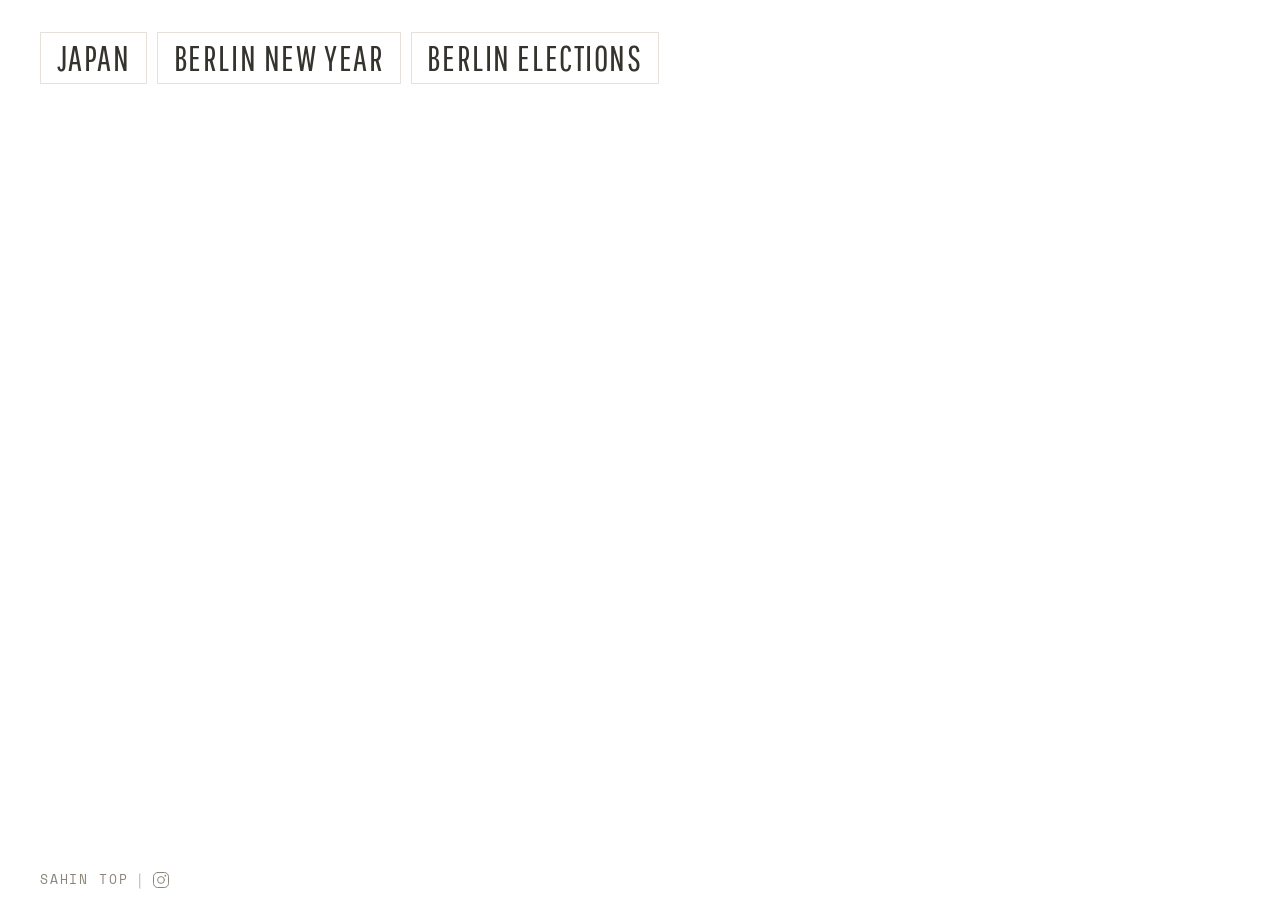
<file: index.html>
<!DOCTYPE html>
<html lang="en">

<head>
  <meta charset="UTF-8">
  <meta name="viewport" content="width=device-width, initial-scale=1.0">
  <title>sahintop.com</title>
  <link rel="preconnect" href="https://fonts.googleapis.com">
  <link rel="preconnect" href="https://fonts.gstatic.com" crossorigin>
  <link
    href="https://fonts.googleapis.com/css2?family=Pathway+Gothic+One&family=Space+Grotesk:wght@300;400;500;600&family=Space+Mono:wght@400;700&display=swap"
    rel="stylesheet">
  <link rel="stylesheet" href="style.css">
</head>

<body>
  <main class="home">
    <nav class="menu" id="menu" aria-label="Galleries"></nav>
    <div class="preview-area" id="preview-area">
      <a class="preview" id="preview" href="#" aria-label="">
        <img id="preview-img" alt="">
      </a>
    </div>
    <div class="rows" id="rows"></div>
    <footer class="site-footer">
      <span class="footer-text">Sahin Top</span>
      <span class="sep" aria-hidden="true">|</span>
      <a class="ig" href="https://instagram.com/kirkbir" target="_blank" rel="noopener noreferrer"
        aria-label="Instagram — @kirkbir">
        <svg width="20" height="20" viewBox="0 0 24 24" fill="none" stroke="currentColor" stroke-width="1.2"
          stroke-linecap="round" stroke-linejoin="round">
          <rect x="3" y="3" width="18" height="18" rx="5"></rect>
          <circle cx="12" cy="12" r="4.1"></circle>
          <circle cx="17.2" cy="6.8" r="1.05" fill="currentColor" stroke="none"></circle>
        </svg>
      </a>
    </footer>
  </main>
  <script src="script.js"></script>
  <script>renderHome();</script>
</body>

</html>
</file>
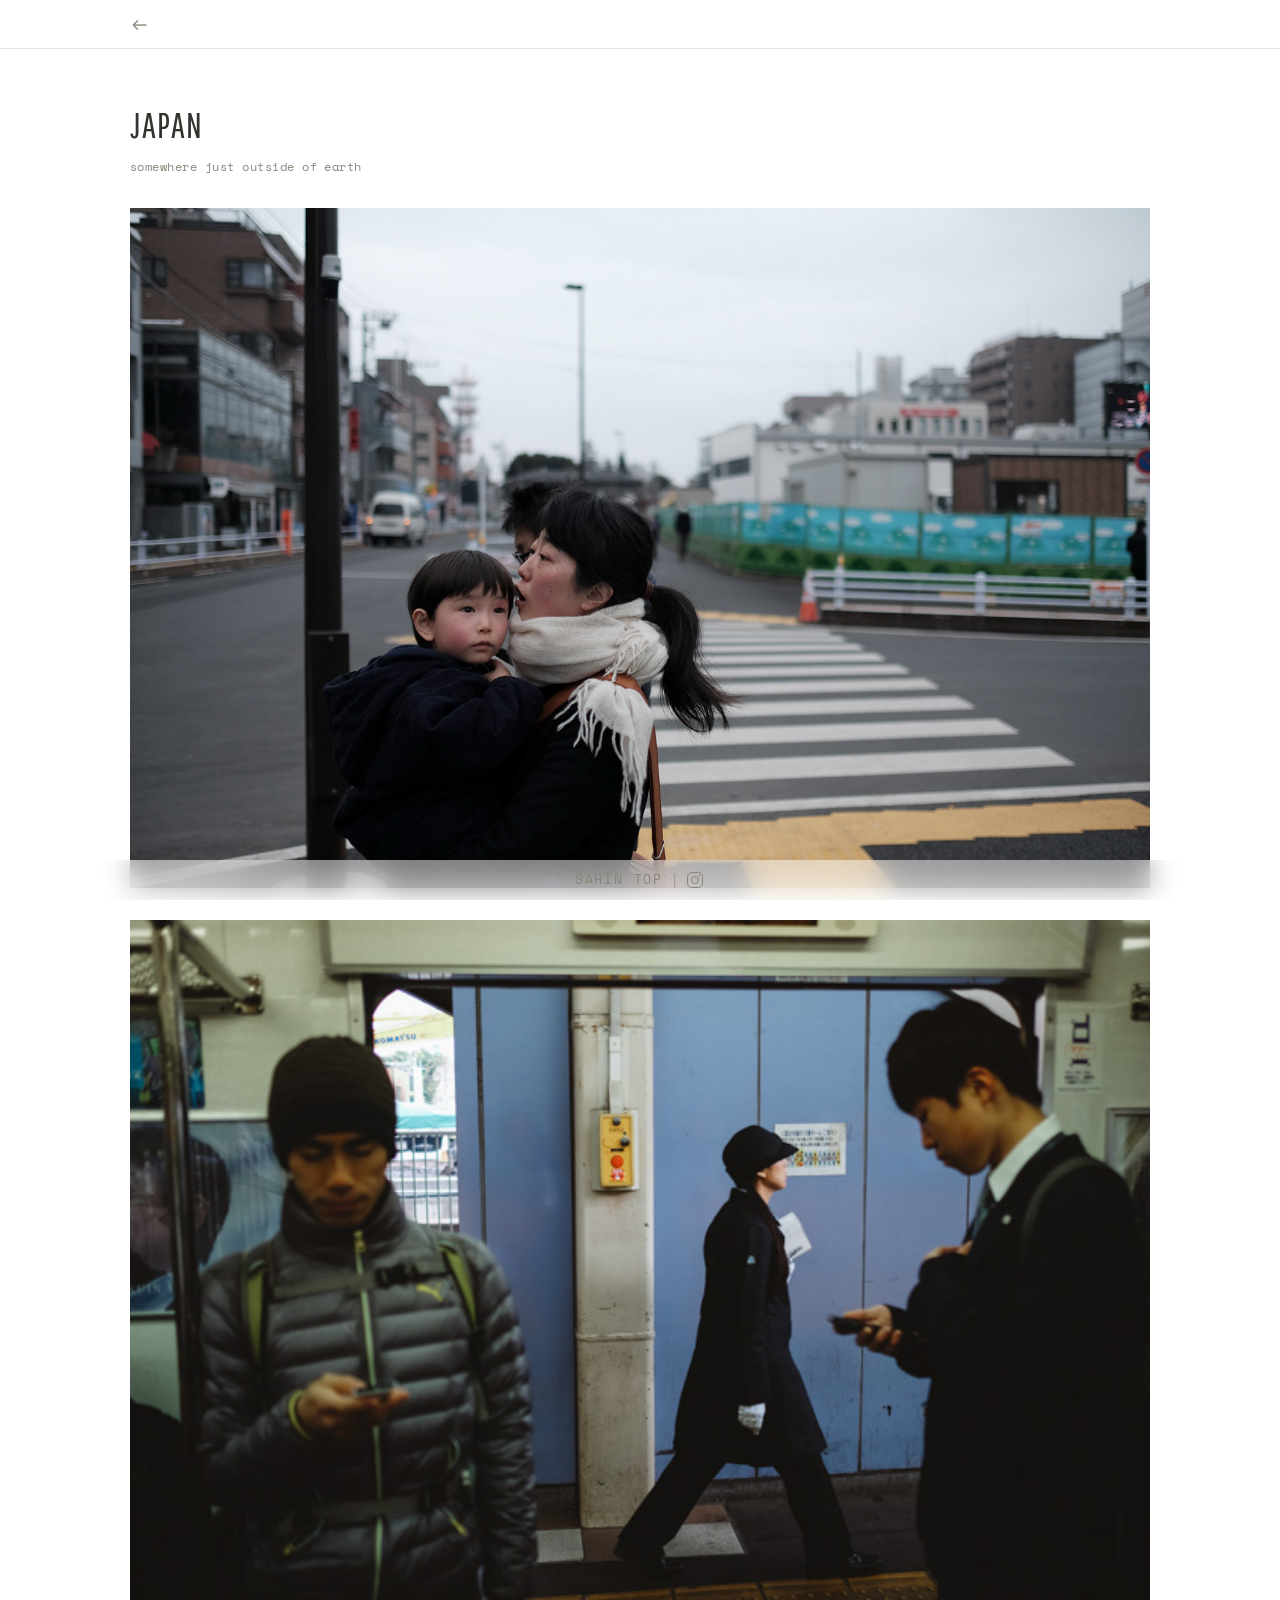
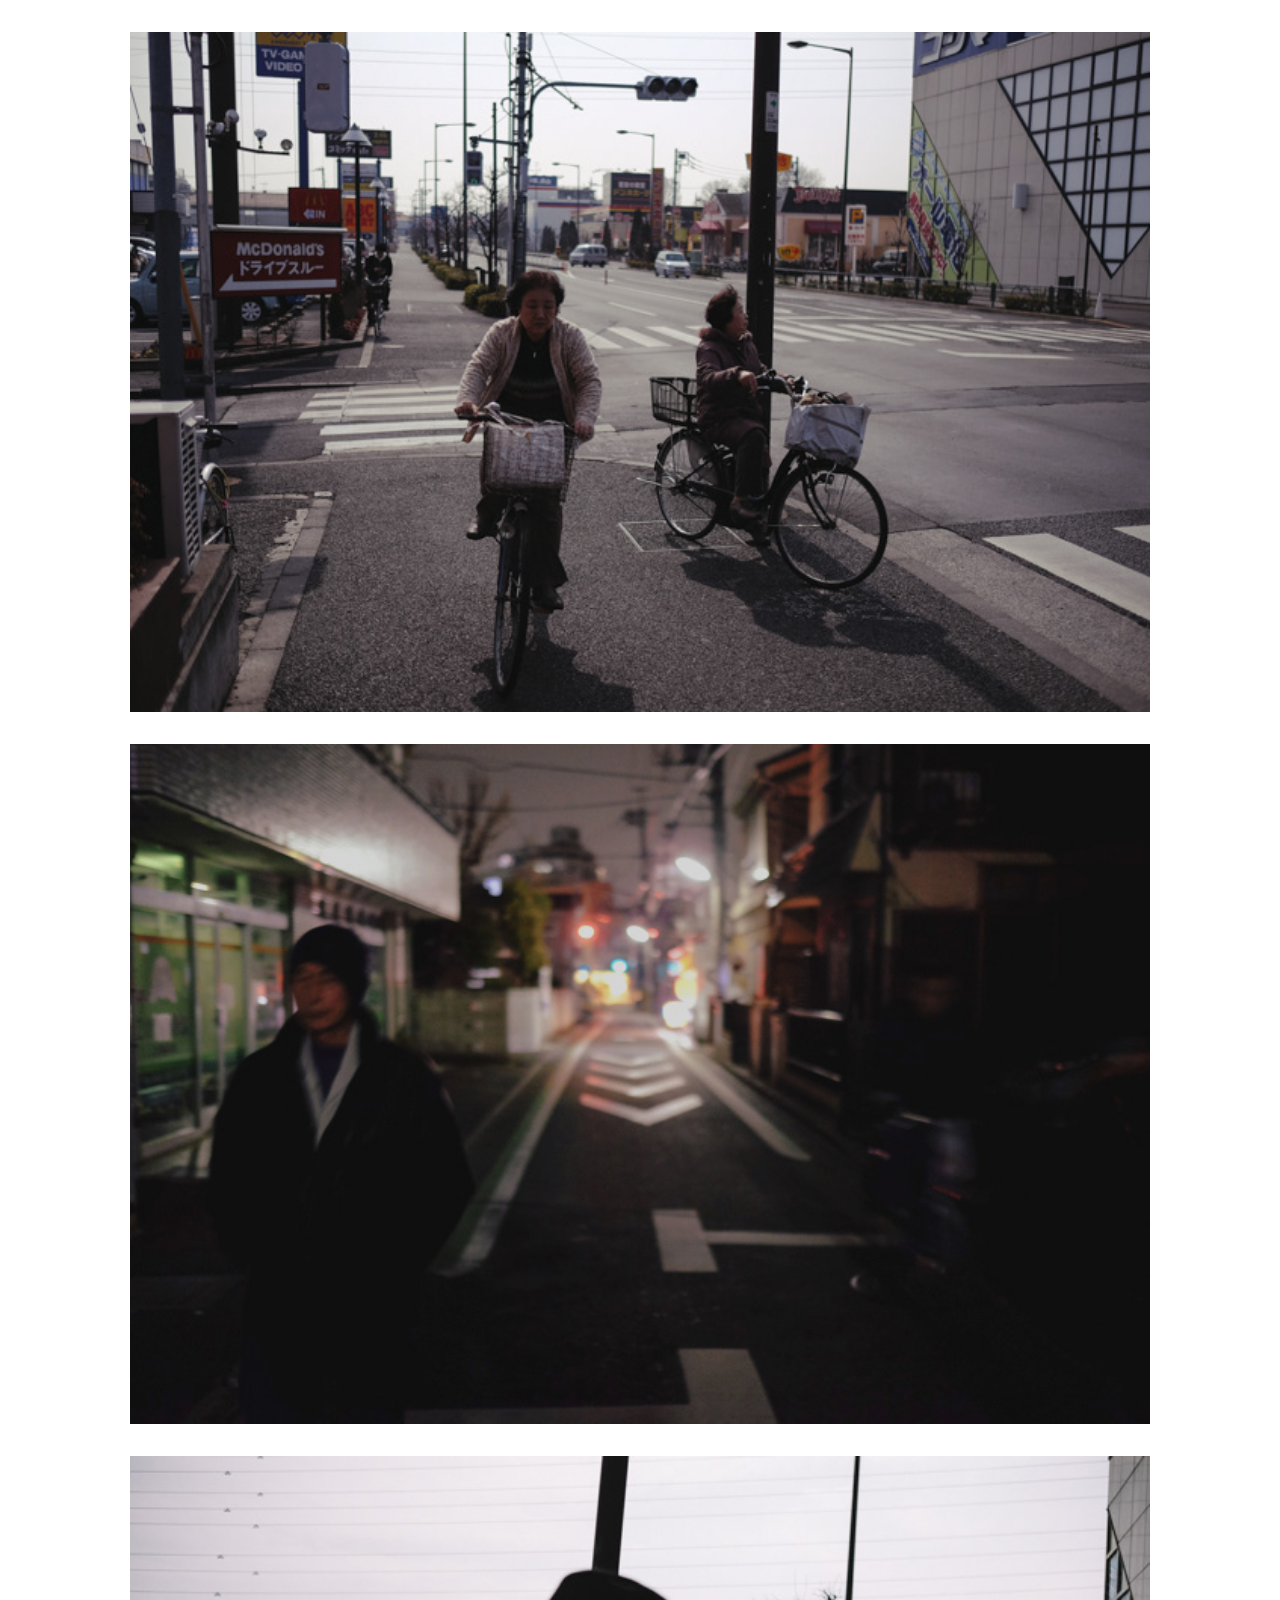
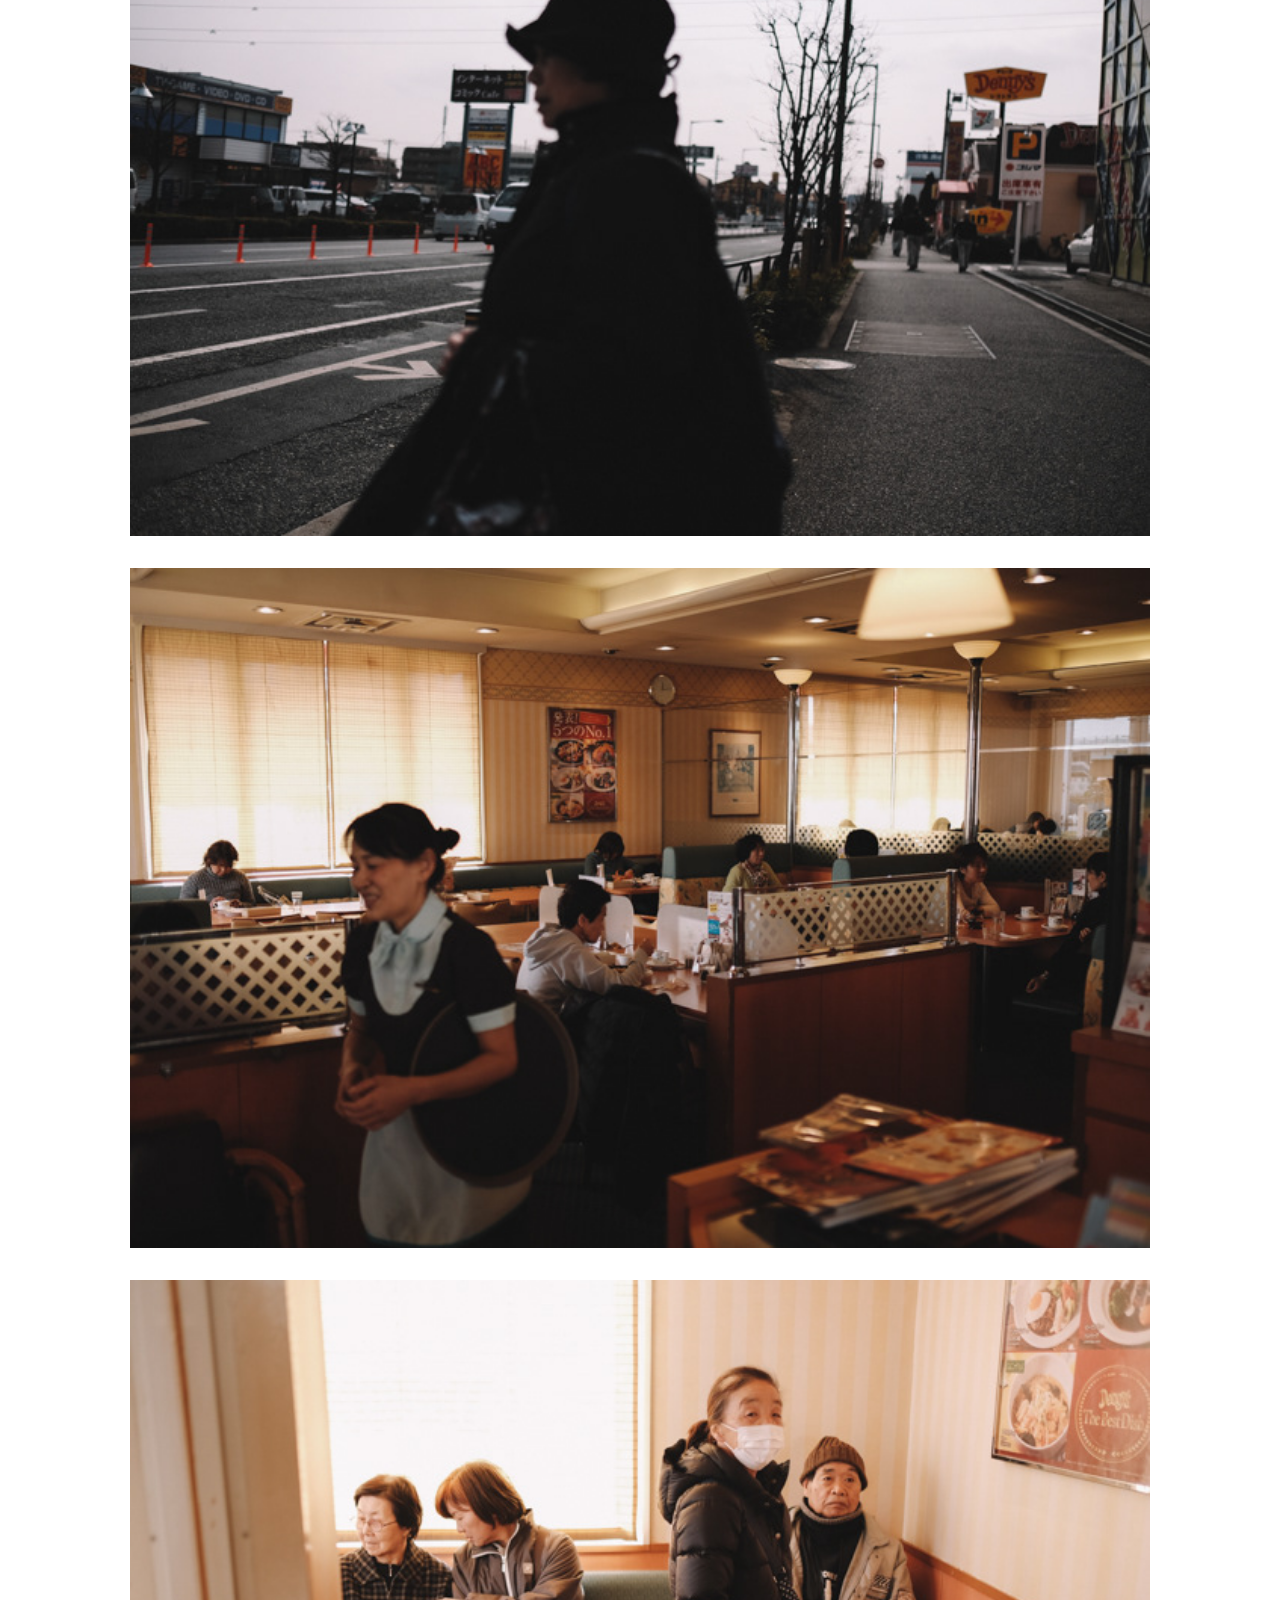
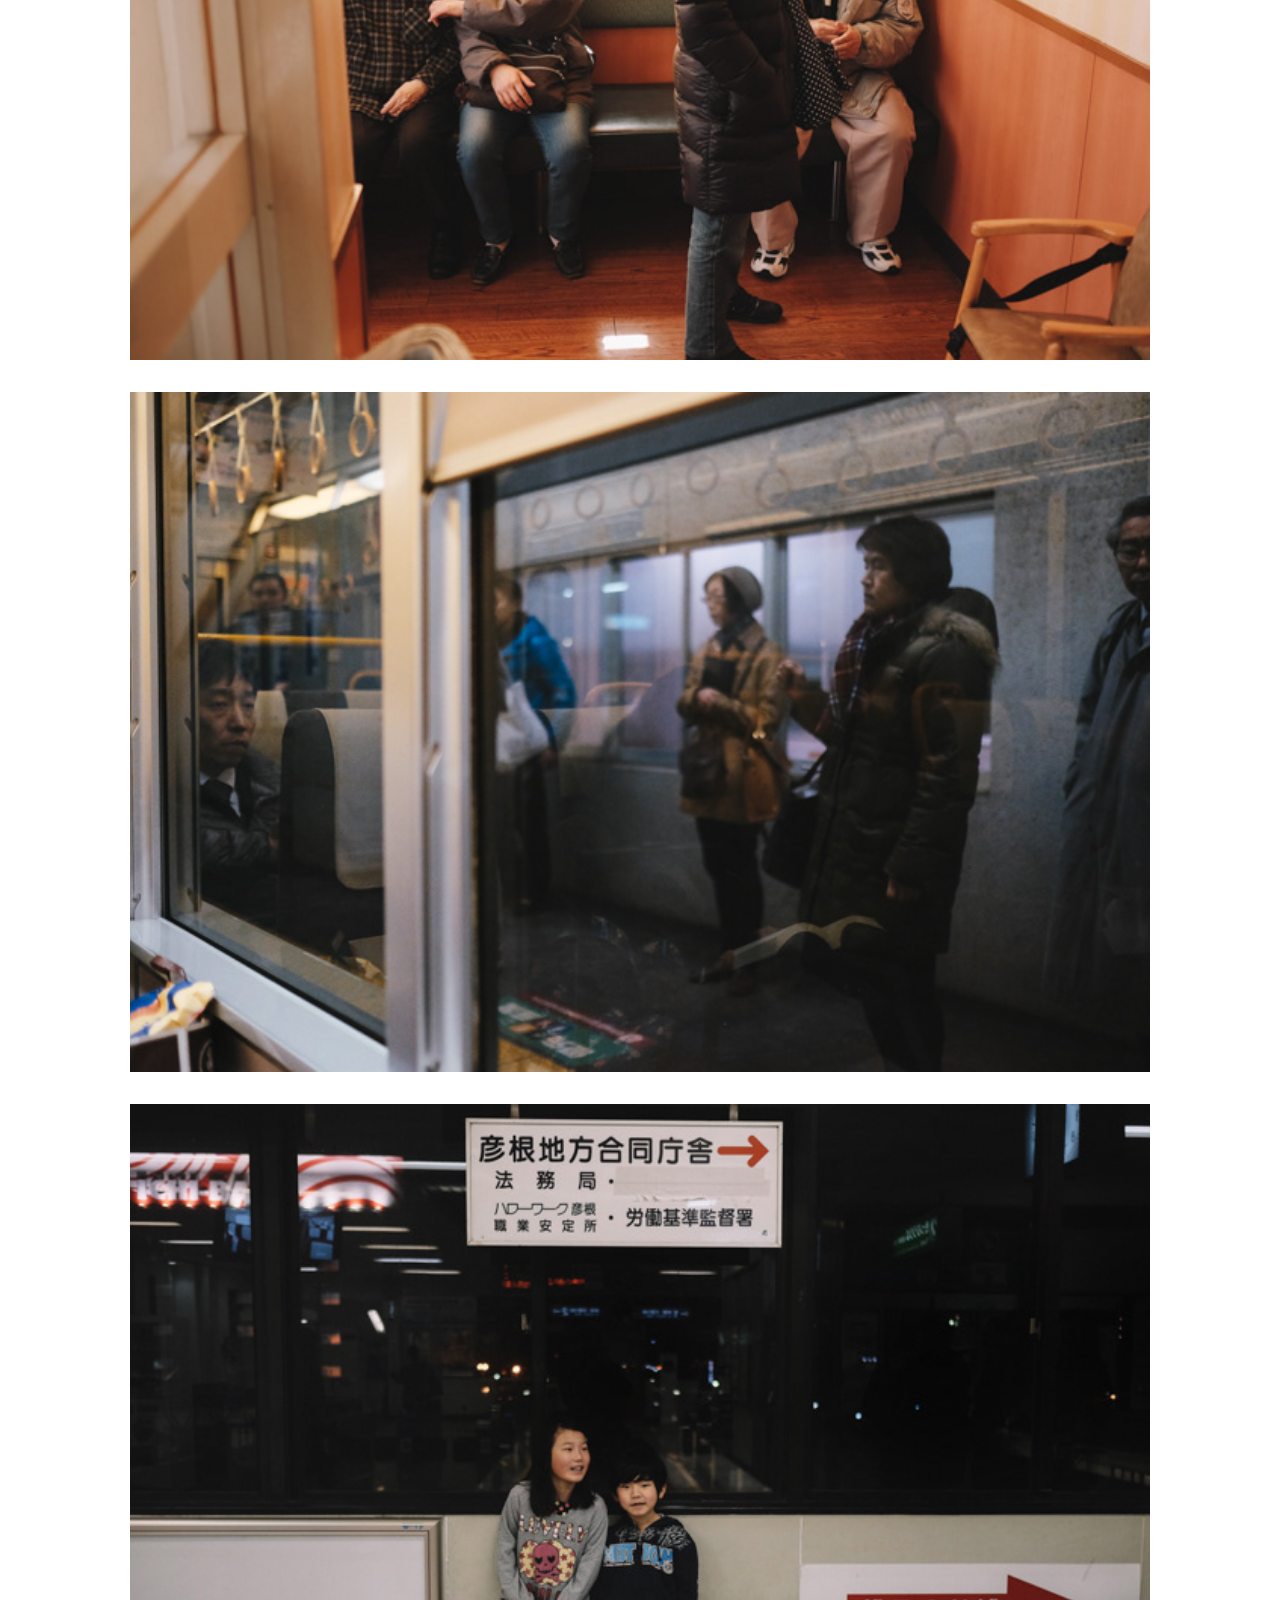
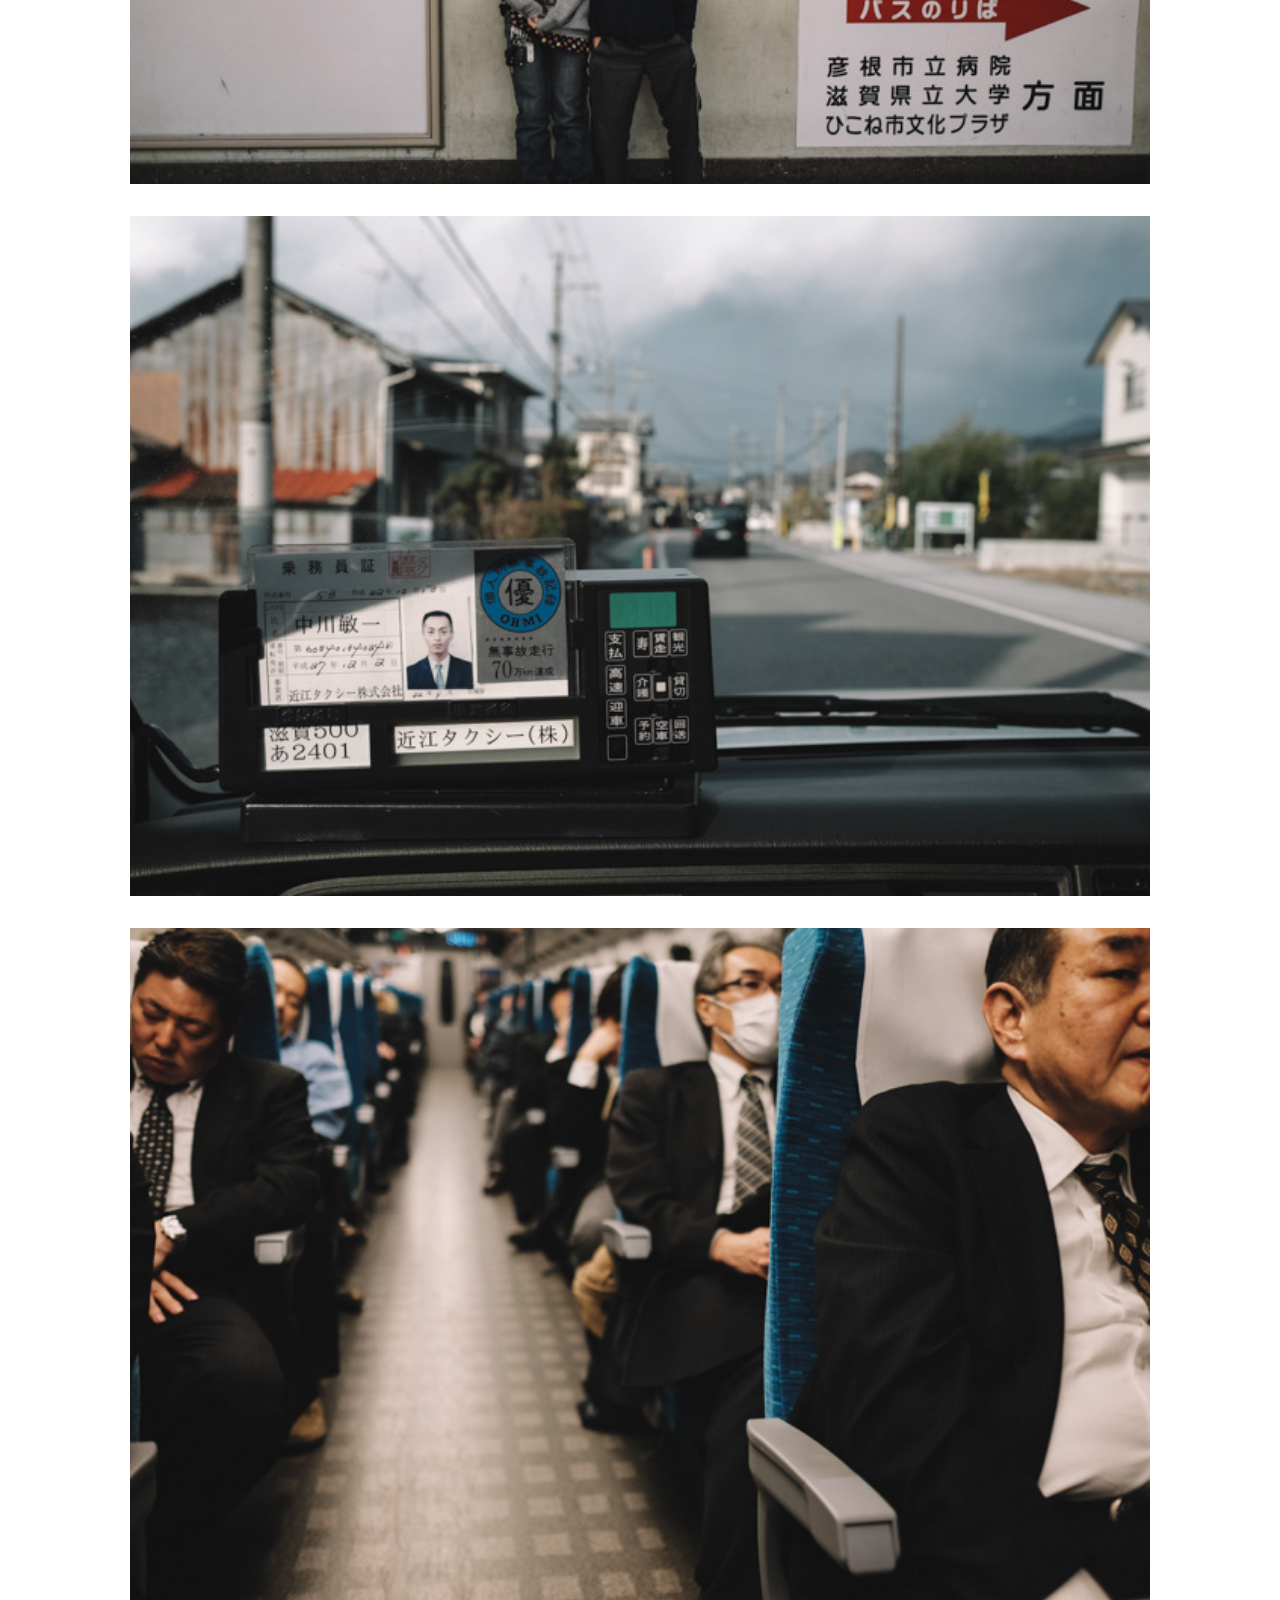
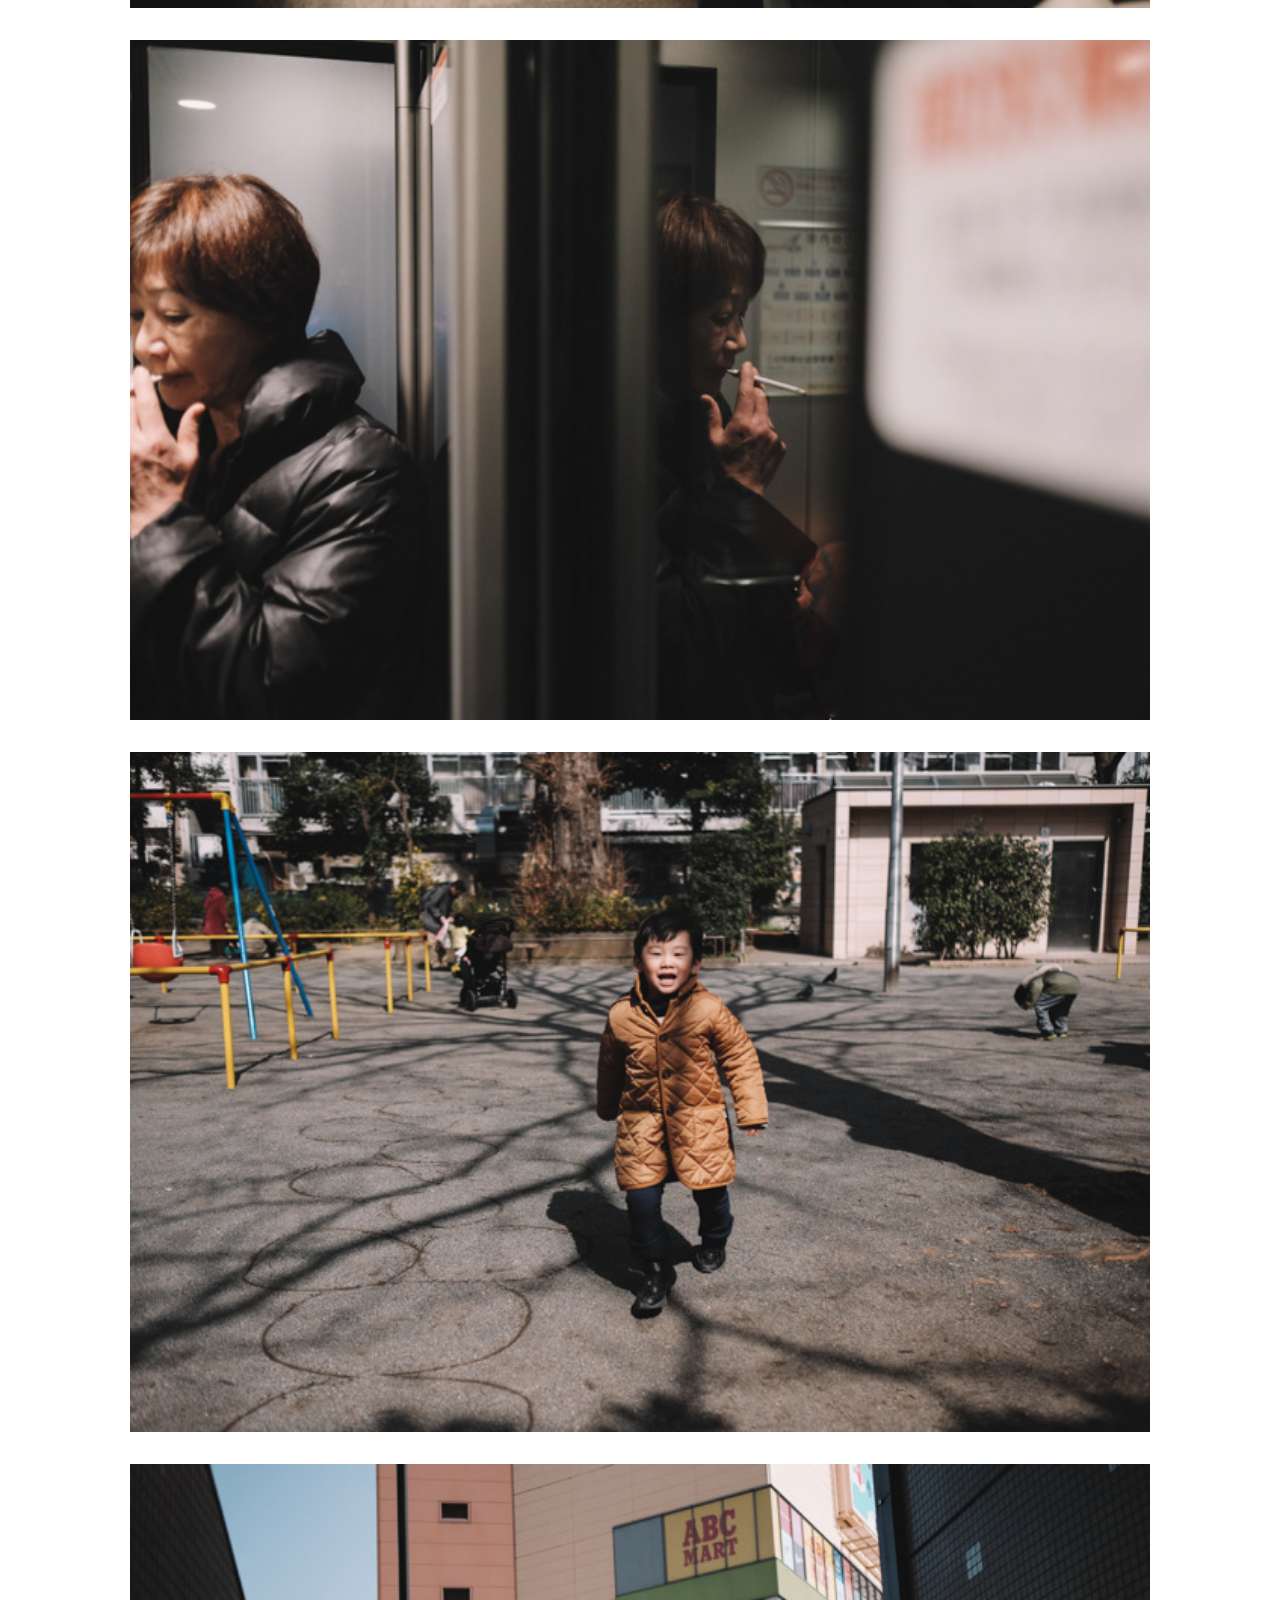
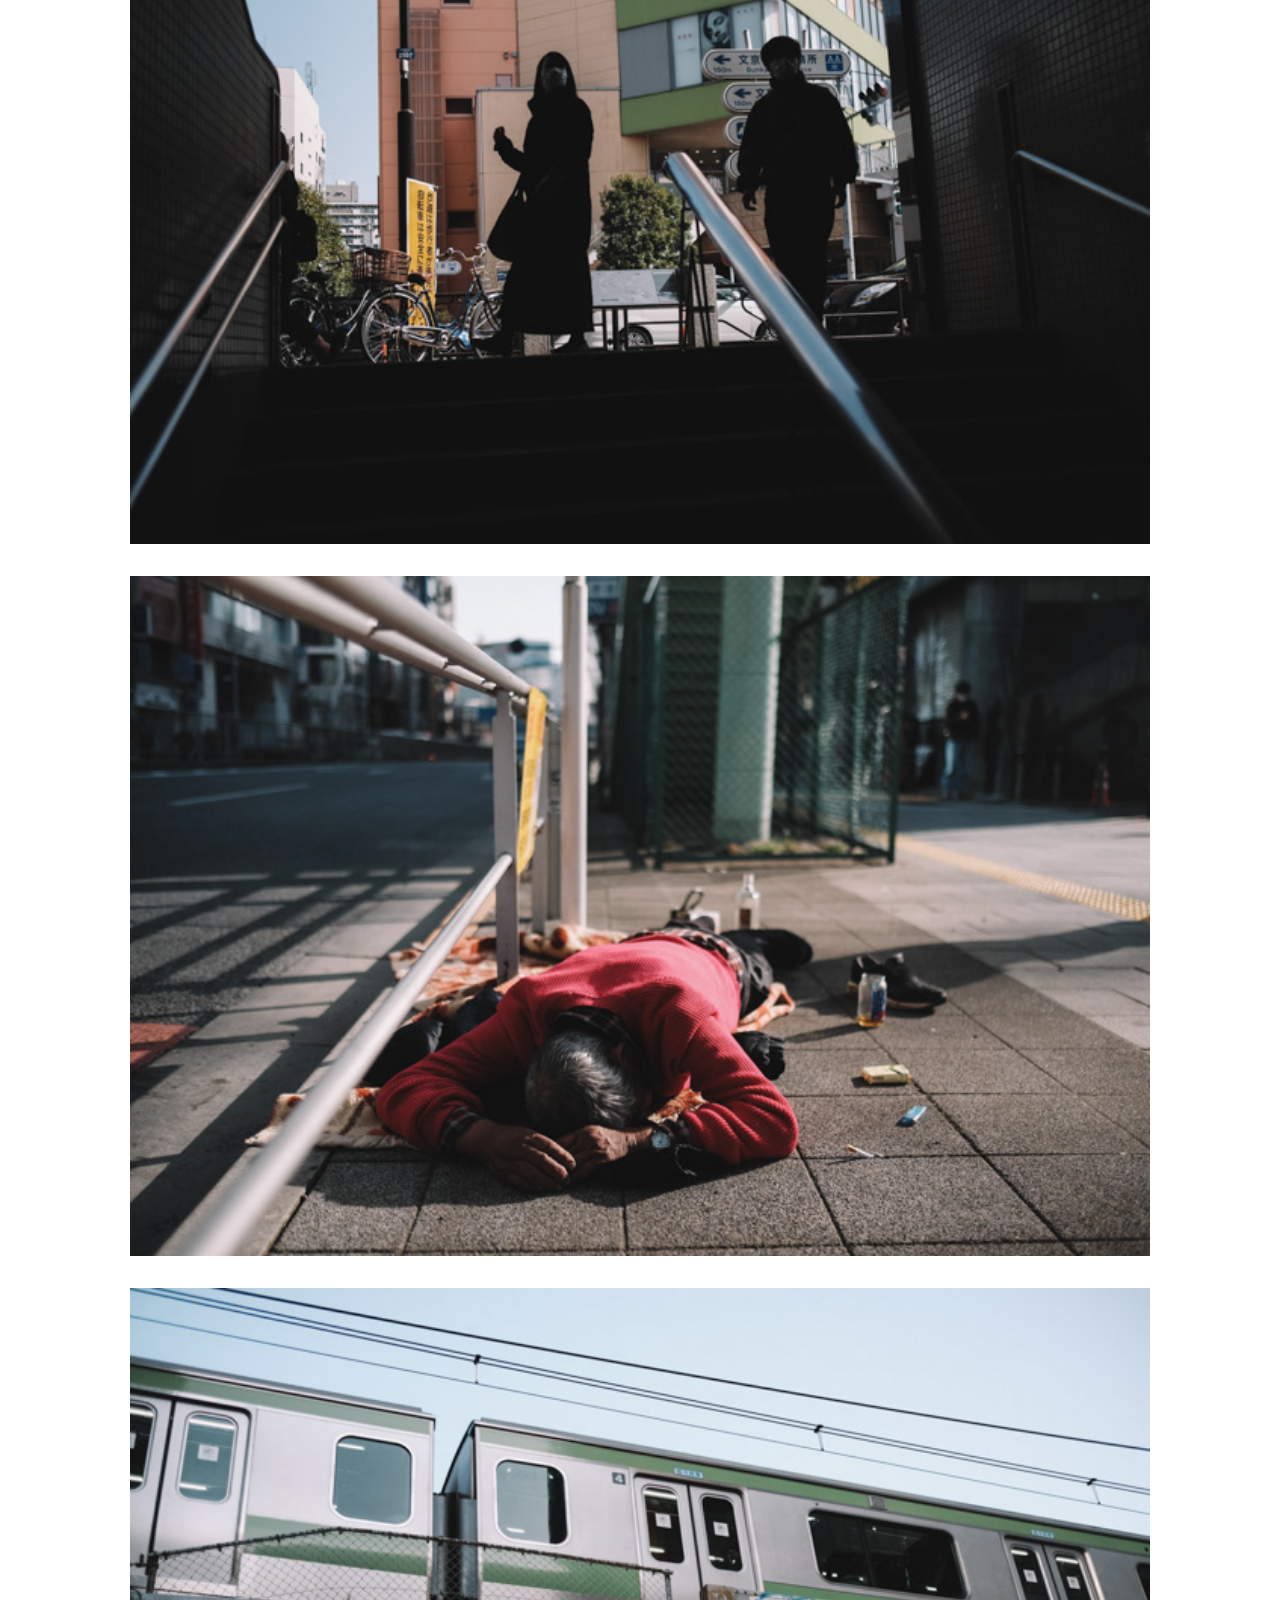
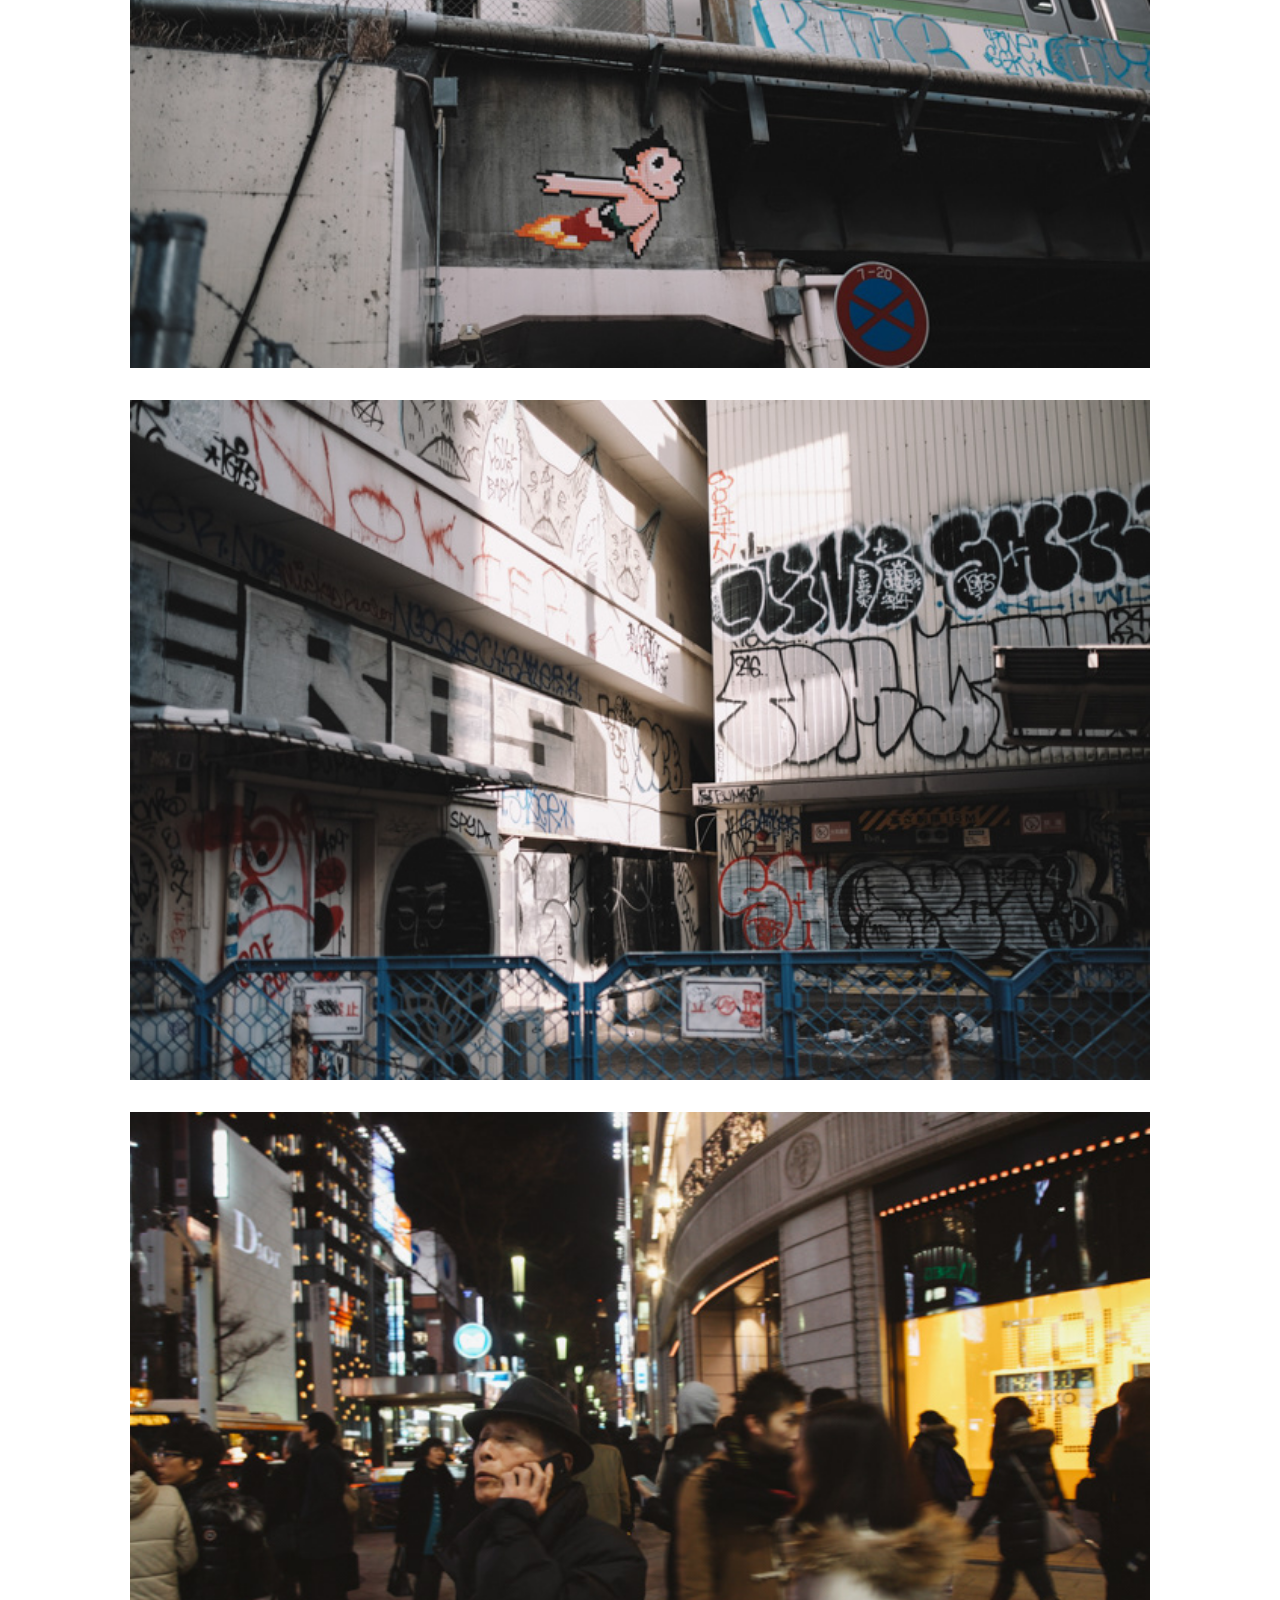
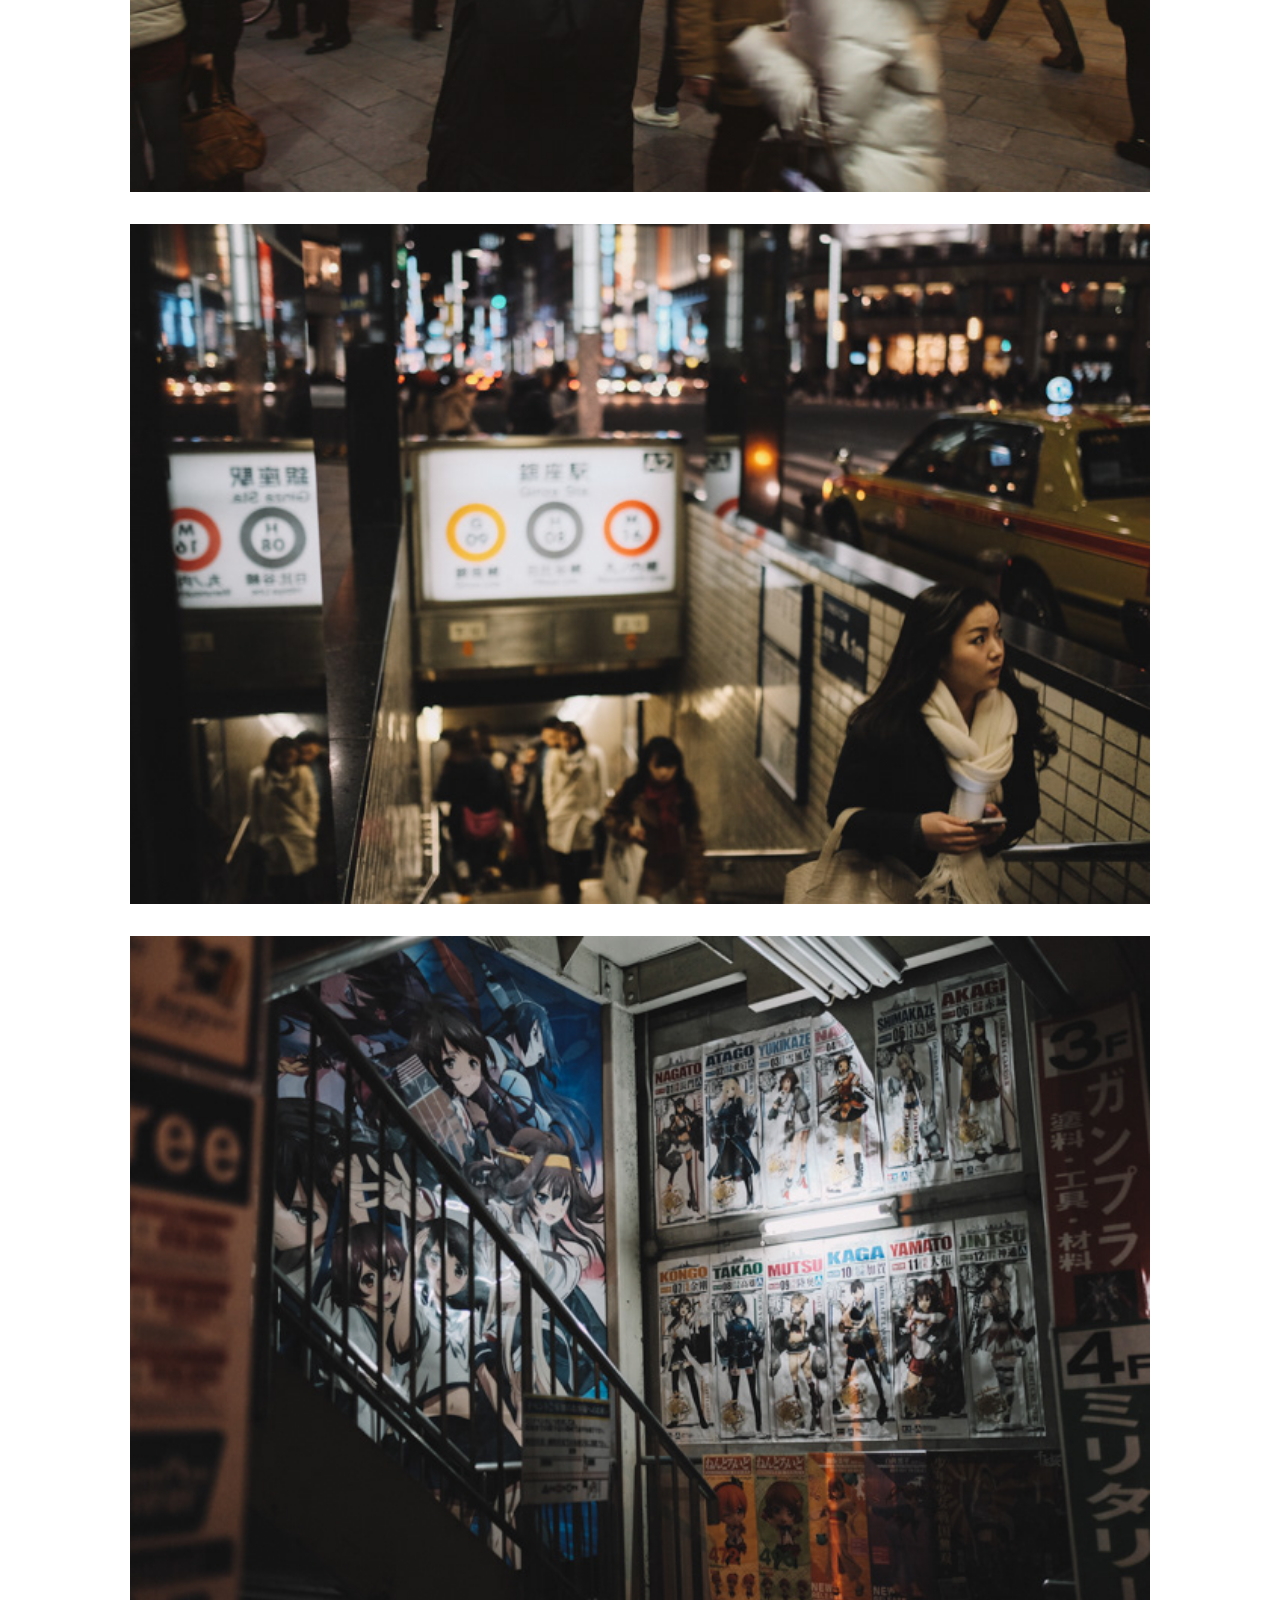
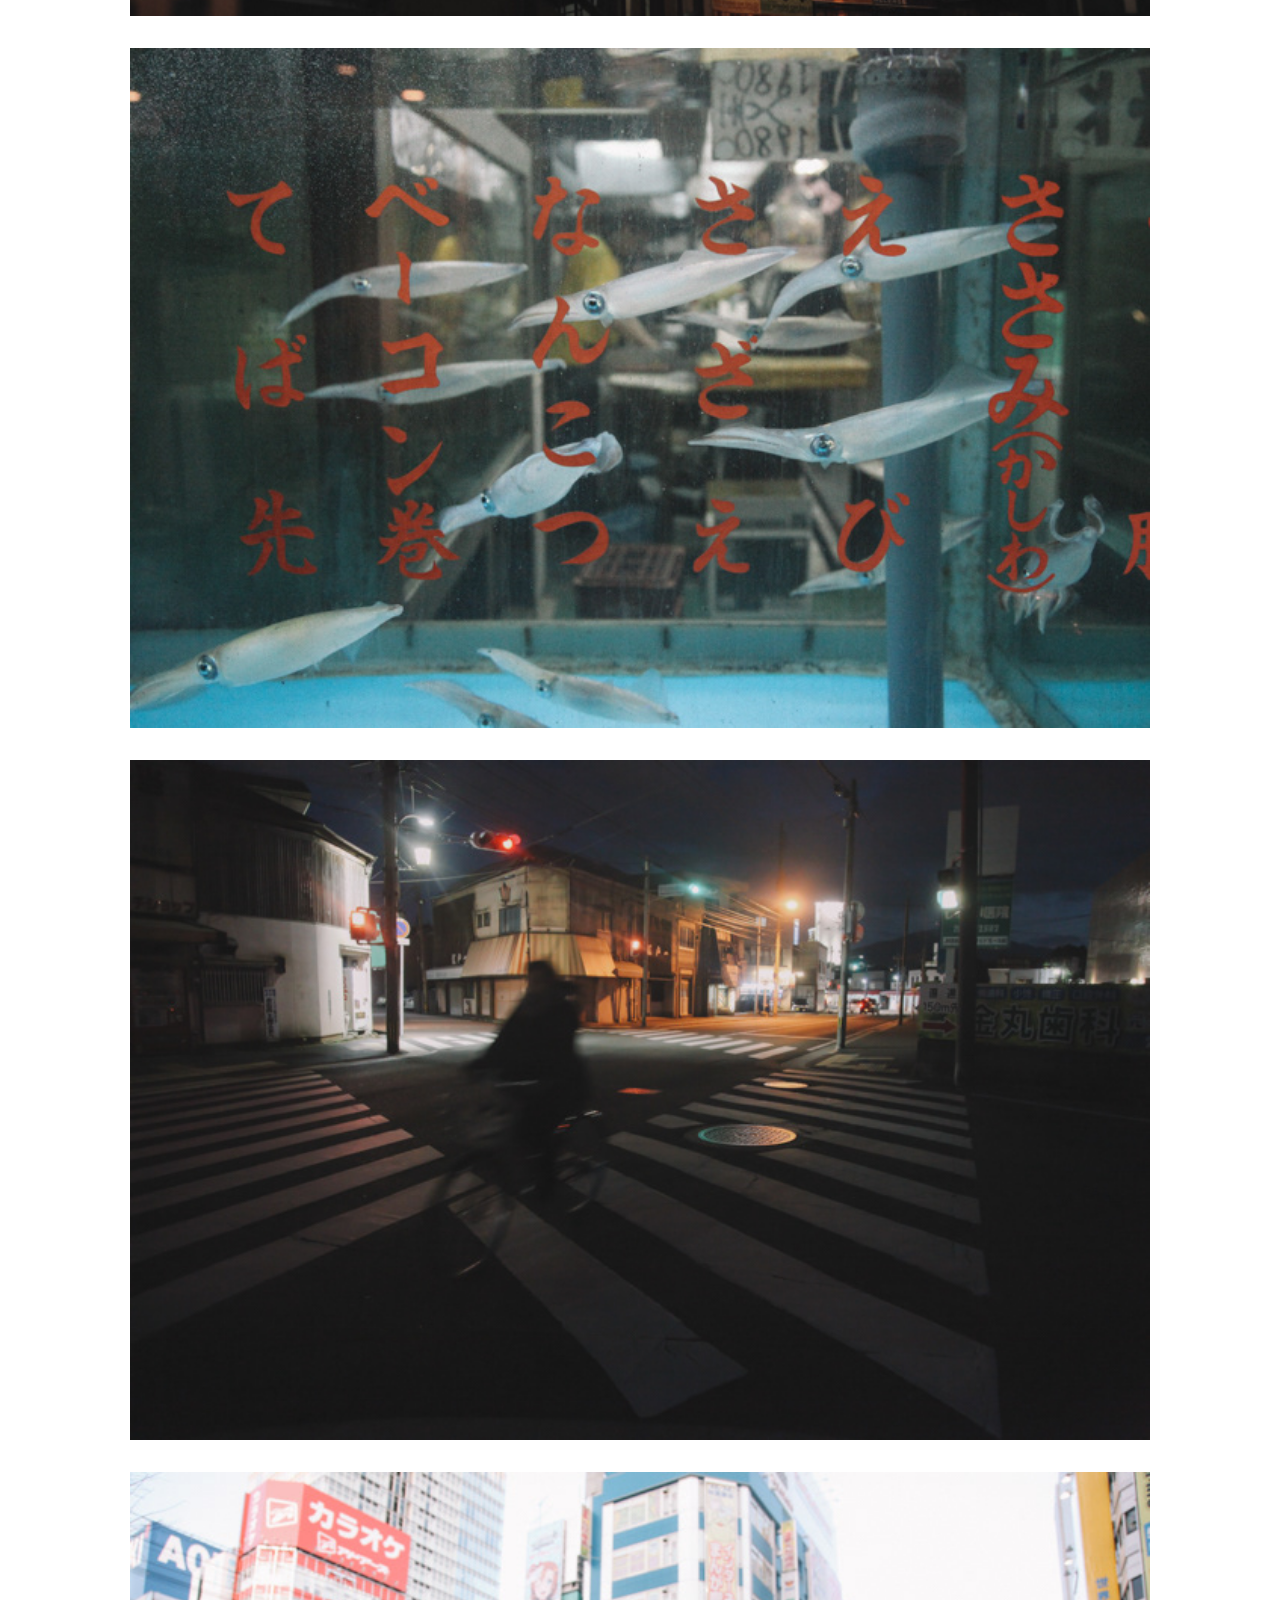
<file: album.html>
<!DOCTYPE html>
<html lang="en">
<head>
  <meta charset="UTF-8">
  <meta name="viewport" content="width=device-width, initial-scale=1.0">
  <title>Album — Sahin Top</title>
  <link rel="preconnect" href="https://fonts.googleapis.com">
  <link rel="preconnect" href="https://fonts.gstatic.com" crossorigin>
  <link href="https://fonts.googleapis.com/css2?family=Pathway+Gothic+One&family=Space+Grotesk:wght@300;400;500;600&family=Space+Mono:wght@400;700&display=swap" rel="stylesheet">
  <link rel="stylesheet" href="style.css">
</head>
<body>
  <div class="topbar">
    <div class="topbar-inner">
      <a class="back" href="index.html" aria-label="Back to index">&#8592;</a>
    </div>
  </div>
  <main class="album">
    <header class="album-head">
      <h1 class="album-title" id="album-title"></h1>
      <p class="album-desc" id="album-desc"></p>
    </header>
    <div class="waterfall" id="waterfall"></div>
      <footer class="site-footer center">
        <span class="footer-text">Sahin Top</span>
        <span class="sep" aria-hidden="true">|</span>
        <a class="ig" href="https://instagram.com/kirkbir" target="_blank" rel="noopener noreferrer" aria-label="Instagram — @kirkbir">
          <svg width="20" height="20" viewBox="0 0 24 24" fill="none" stroke="currentColor" stroke-width="1.2" stroke-linecap="round" stroke-linejoin="round">
            <rect x="3" y="3" width="18" height="18" rx="5"></rect>
            <circle cx="12" cy="12" r="4.1"></circle>
            <circle cx="17.2" cy="6.8" r="1.05" fill="currentColor" stroke="none"></circle>
          </svg>
        </a>
      </footer>
  </main>
  <script src="script.js"></script>
  <script>renderAlbum();</script>
</body>
</html>
</file>
<file: style.css>
:root {
  --bg: #ffffff;
  --surface: #ffffff;
  --fg: #1a1712;
  --muted: #8b857a;
  --faint: #e7e2d9;
  --frame: #ece9e1;
  --accent: #b4603f;
  --ease: cubic-bezier(.22, .61, .36, 1);
  --menu-font: 'Pathway Gothic One', Impact, sans-serif;
  --menu-size: 35px;
  --pad-x: clamp(1.1rem, 4vw, 2.5rem);
  --measure: 1100px;
  --footer-h: 40px;
}

@media (prefers-color-scheme: dark) {
  :root {
    --bg: #100f0d;
    --surface: #1a1712;
    --fg: #f2efe8;
    --muted: #928c82;
    --faint: #2a2621;
    --frame: #221f1a;
    --accent: #dd8a68;
  }
}

* {
  box-sizing: border-box;
}

html,
body {
  margin: 0;
  padding: 0;
  background: var(--bg);
}

body {
  color: var(--fg);
  font-family: 'Space Grotesk', -apple-system, BlinkMacSystemFont, 'Segoe UI', sans-serif;
  -webkit-font-smoothing: antialiased;
}

a {
  color: var(--accent);
  text-decoration: none;
}

a:hover {
  color: var(--fg);
}

::selection {
  background: var(--accent);
  color: #fff;
}

img {
  max-width: 100%;
}

/* ---------- footer (shared) ---------- */
.site-footer {
  display: flex;
  flex-wrap: wrap;
  align-items: center;
  gap: .35rem .6rem;
  position: fixed;
  left: 0;
  right: 0;
  bottom: 0;
  z-index: 20;
  min-height: var(--footer-h);
  padding: .3rem var(--pad-x);
  background: color-mix(in srgb, var(--bg) 50%, transparent);
  backdrop-filter: blur(14px);
  -webkit-backdrop-filter: blur(14px);
}

.site-footer.center {
  justify-content: center;
}

.footer-text {
  font-family: 'Space Mono', monospace;
  font-size: 13px;
  line-height: 1.2;
  letter-spacing: .14em;
  text-transform: uppercase;
  color: var(--muted);
}

.sep {
  color: var(--muted);
  opacity: .55;
  font-size: .9rem;
  line-height: 1;
}

.ig {
  color: var(--muted);
  display: inline-flex;
  align-items: center;
}

.ig svg {
  display: block;
}

.ig:hover {
  color: var(--fg);
}

/* ---------- home ---------- */
.home {
  min-height: 100vh;
  min-height: 100svh;
  display: flex;
  flex-direction: column;
  padding: clamp(1.1rem, 2.6vw, 2rem) var(--pad-x);
  padding-bottom: calc(clamp(1.1rem, 2.6vw, 2rem) + var(--footer-h));
  gap: clamp(1.25rem, 3vh, 2.25rem);
}

.menu {
  display: flex;
  flex-wrap: wrap;
  align-items: baseline;
  gap: .35rem .6rem;
  font-family: var(--menu-font);
}

.menu a {
  display: inline-block;
  border: 1px solid var(--faint);
  padding: .14em .45em;
  font-family: inherit;
  font-size: var(--menu-size);
  line-height: 1.15;
  text-transform: uppercase;
  letter-spacing: .045em;
  color: color-mix(in srgb, var(--fg) 88%, var(--bg));
  background: none;
  transition: background .2s var(--ease), color .2s var(--ease), border-color .2s var(--ease);
}

.menu a:hover,
.menu a:focus-visible {
  background: var(--fg);
  color: var(--bg);
  border-color: var(--fg);
  outline: none;
}

.preview-area {
  flex: 1;
  min-height: 0;
  display: flex;
}

.preview {
  display: block;
  flex: 0 0 auto;
  align-self: stretch;
  position: relative;
  width: 100%;
  visibility: hidden;
}

.preview.is-on {
  visibility: visible;
}

.preview img {
  position: absolute;
  inset: 0;
  width: 100%;
  height: 100%;
  object-fit: contain;
  object-position: left top;
}

.rows {
  display: none;
}

@media (max-width:759px),
(hover:none) {
  .preview-area {
    display: none;
  }

  .rows {
    display: flex;
    flex-direction: column;
    gap: 1px;
    font-family: var(--menu-font);
  }

  .rows a {
    display: grid;
    grid-template-columns: 50% 50%;
    align-items: start;
    gap: .6rem;
    color: inherit;
  }

  .rows .row-title {
    justify-self: end;
    text-align: right;
    border: 1px solid var(--faint);
    padding: .14em .45em;
    font-family: inherit;
    font-size: max(calc(var(--menu-size) * 0.6), 20px);
    line-height: 1.15;
    text-transform: uppercase;
    letter-spacing: .02em;
    color: color-mix(in srgb, var(--fg) 88%, var(--bg));
  }

  .rows .row-thumb {
    width: 100%;
    aspect-ratio: 7 / 3;
    background: var(--frame) center / cover no-repeat;
    display: block;
  }

  .menu {
    display: none;
  }

  .home .site-footer {
    justify-content: center;
  }
}

/* ---------- album ---------- */
.topbar {
  position: sticky;
  top: 0;
  z-index: 20;
  border-bottom: 1px solid var(--faint);
  background: color-mix(in srgb, var(--bg) 80%, transparent);
  backdrop-filter: blur(14px);
  -webkit-backdrop-filter: blur(14px);
}

.topbar-inner {
  max-width: var(--measure);
  margin: 0 auto;
  display: flex;
  padding: .6rem var(--pad-x);
}

.back {
  color: var(--muted);
  font-size: 1.2rem;
  line-height: 1;
  padding: .3rem .15rem;
  transition: color .3s var(--ease);
}

.back:hover {
  color: var(--fg);
}

.album {
  max-width: var(--measure);
  margin: 0 auto;
  padding: 0 var(--pad-x);
  padding-bottom: var(--footer-h);
}

.album-head {
  display: flex;
  flex-direction: column;
  gap: .75rem;
  padding: clamp(1.75rem, 5vw, 3.5rem) 0 clamp(1.25rem, 3vw, 2rem);
}

.album-title {
  margin: 0;
  font-family: var(--menu-font);
  font-size: var(--menu-size);
  font-weight: 400;
  line-height: 1.15;
  text-transform: uppercase;
  letter-spacing: .045em;
  color: color-mix(in srgb, var(--fg) 88%, var(--bg));
}

.album-desc {
  margin: 0;
  max-width: 48ch;
  font-family: 'Space Mono', monospace;
  font-size: 12px;
  line-height: 1.6;
  letter-spacing: .04em;
  color: var(--muted);
  text-wrap: pretty;
}

.waterfall {
  display: flex;
  flex-direction: column;
  gap: clamp(1rem, 2.5vw, 2rem);
}

.waterfall img {
  width: 100%;
  height: auto;
  display: block;
  background: var(--frame);
  animation: photoIn .9s var(--ease) both;
}

@keyframes photoIn {
  from {
    opacity: 0;
    transform: translateY(16px);
  }

  to {
    opacity: 1;
    transform: none;
  }
}

@media (prefers-reduced-motion:reduce) {
  .waterfall img {
    animation: none;
  }
}
</file>
